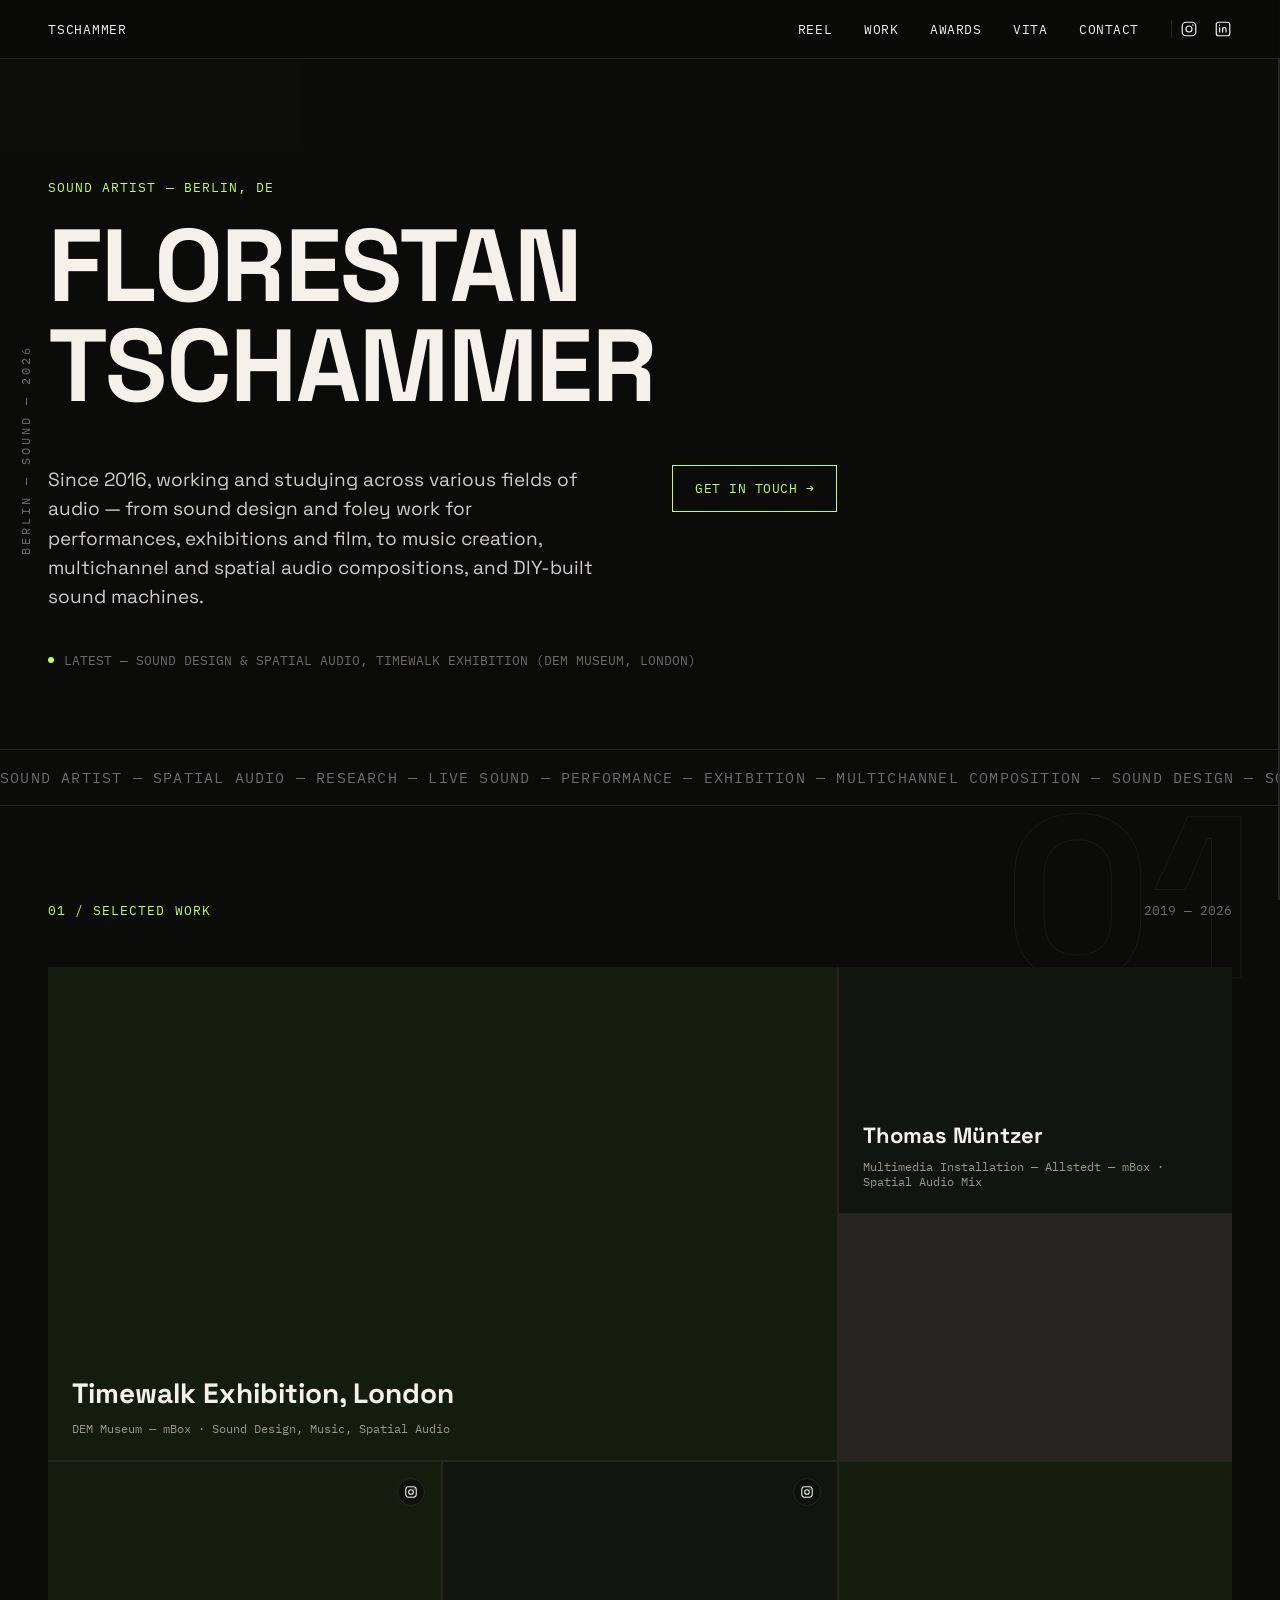
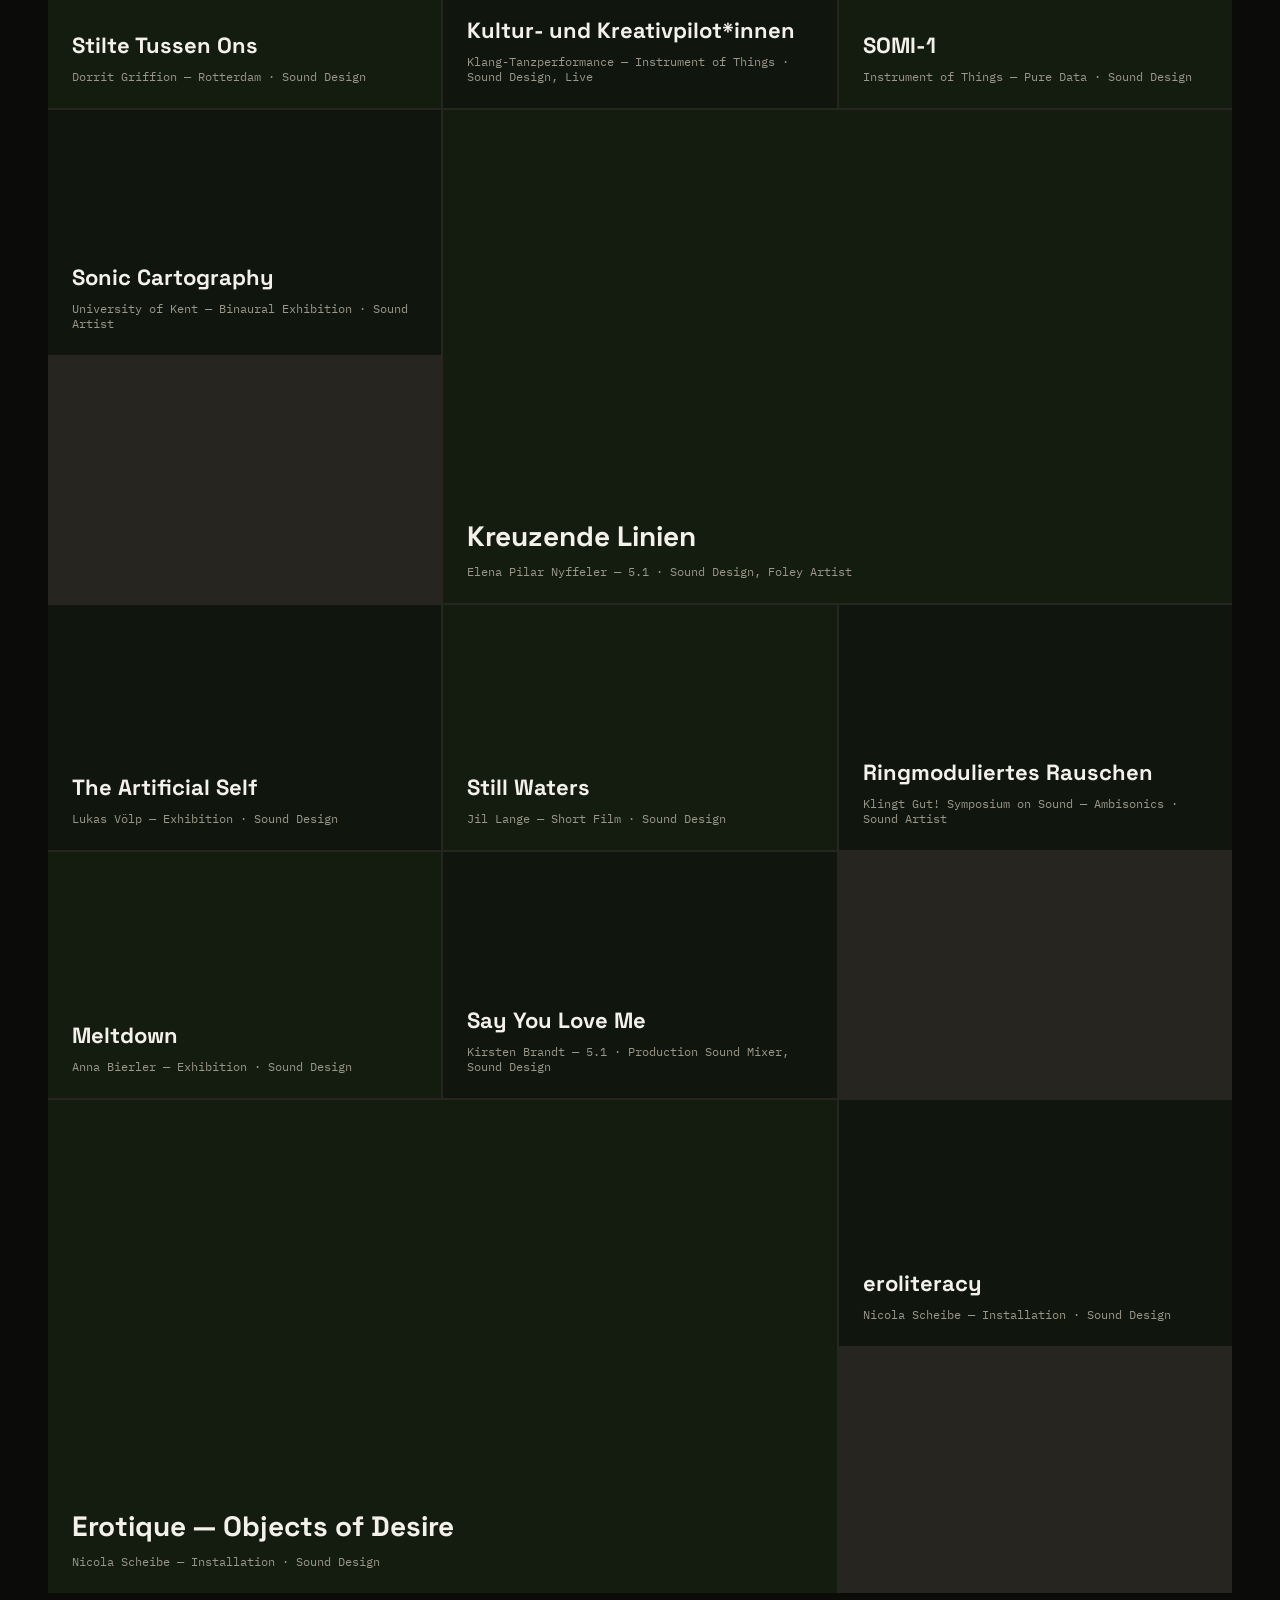
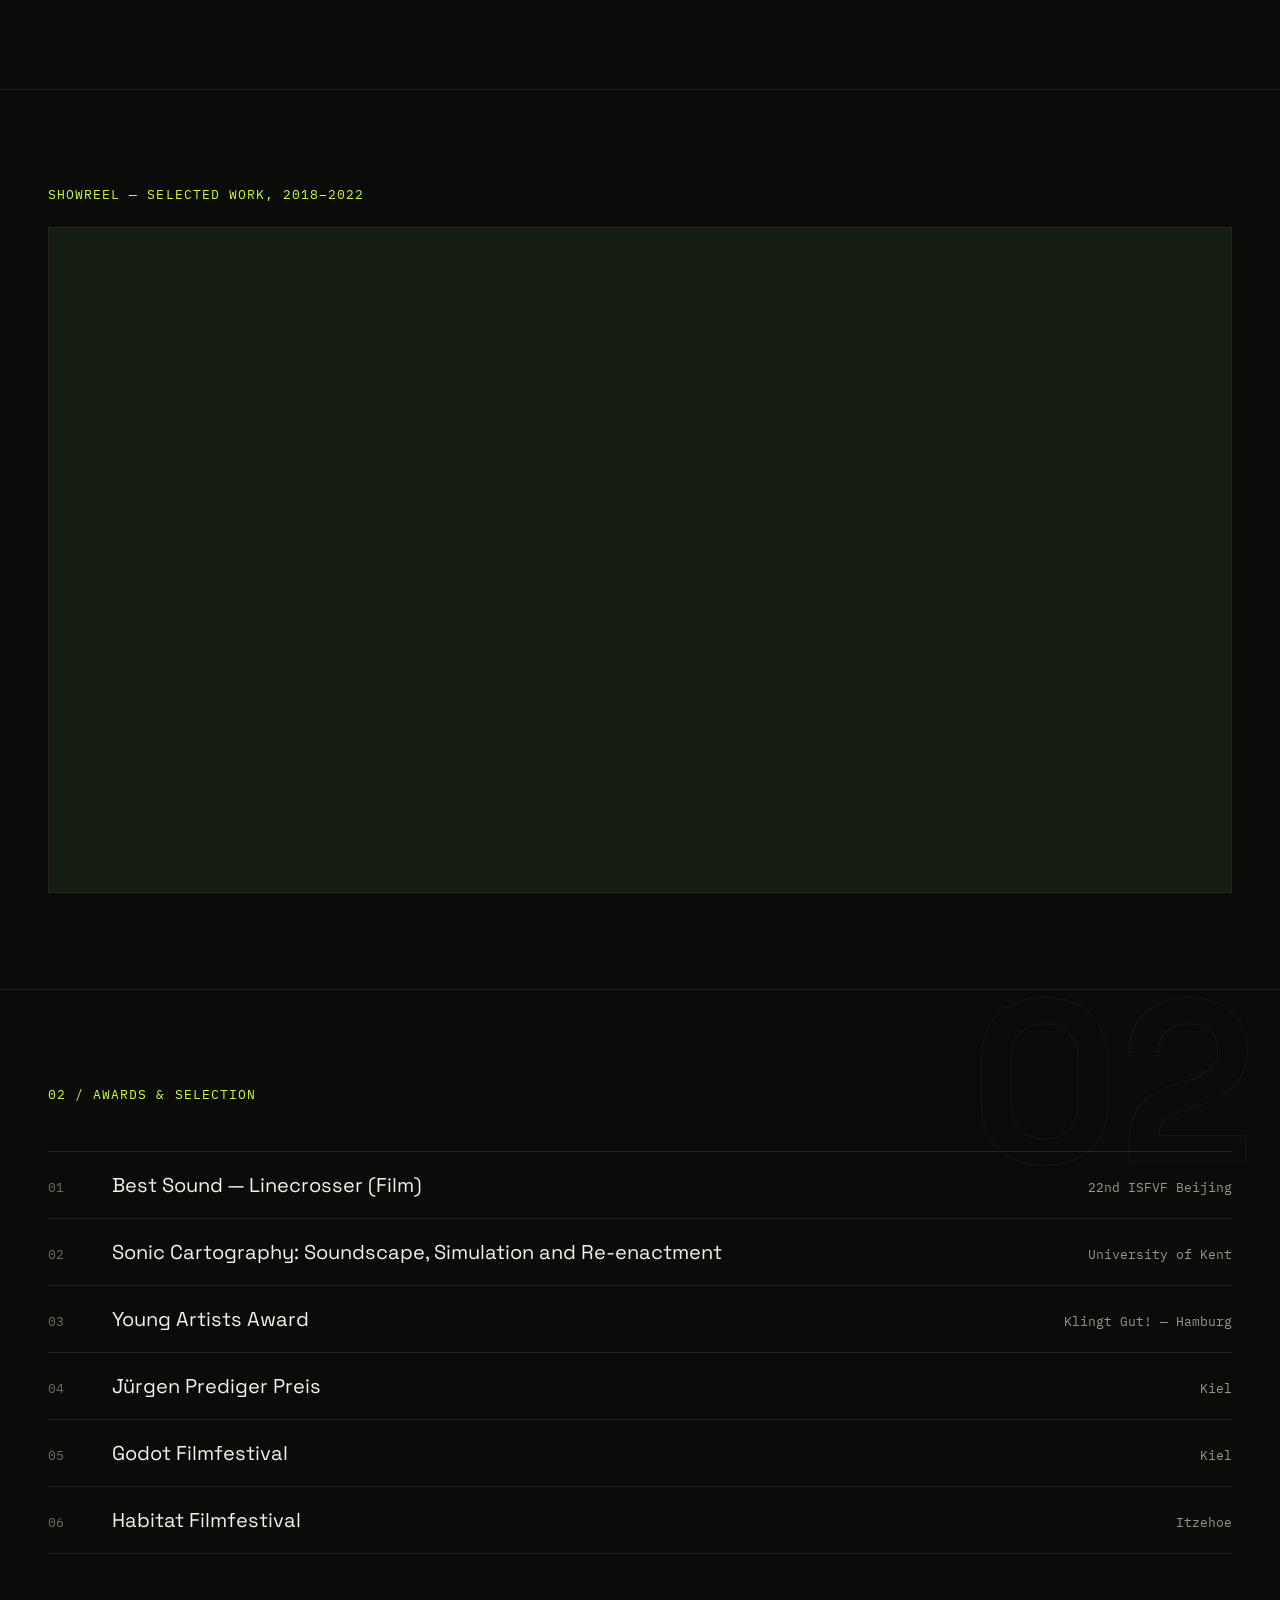
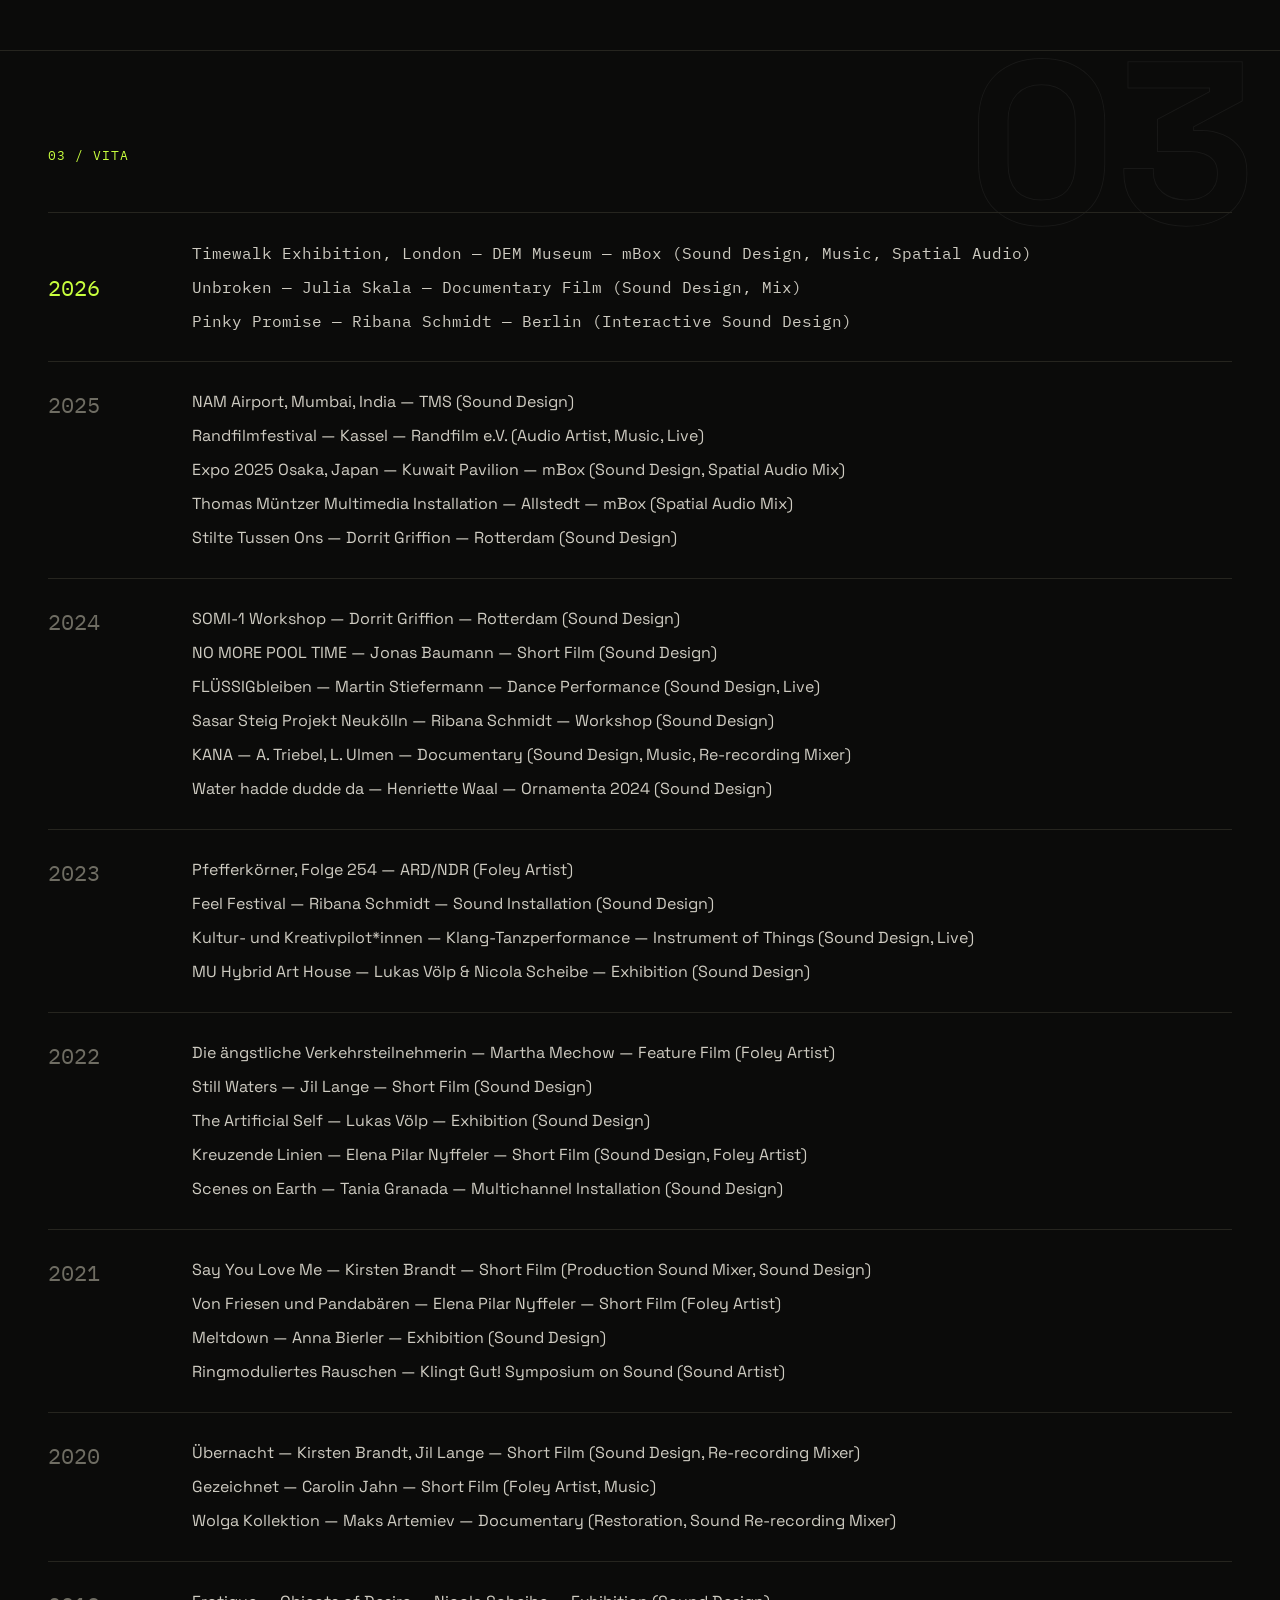
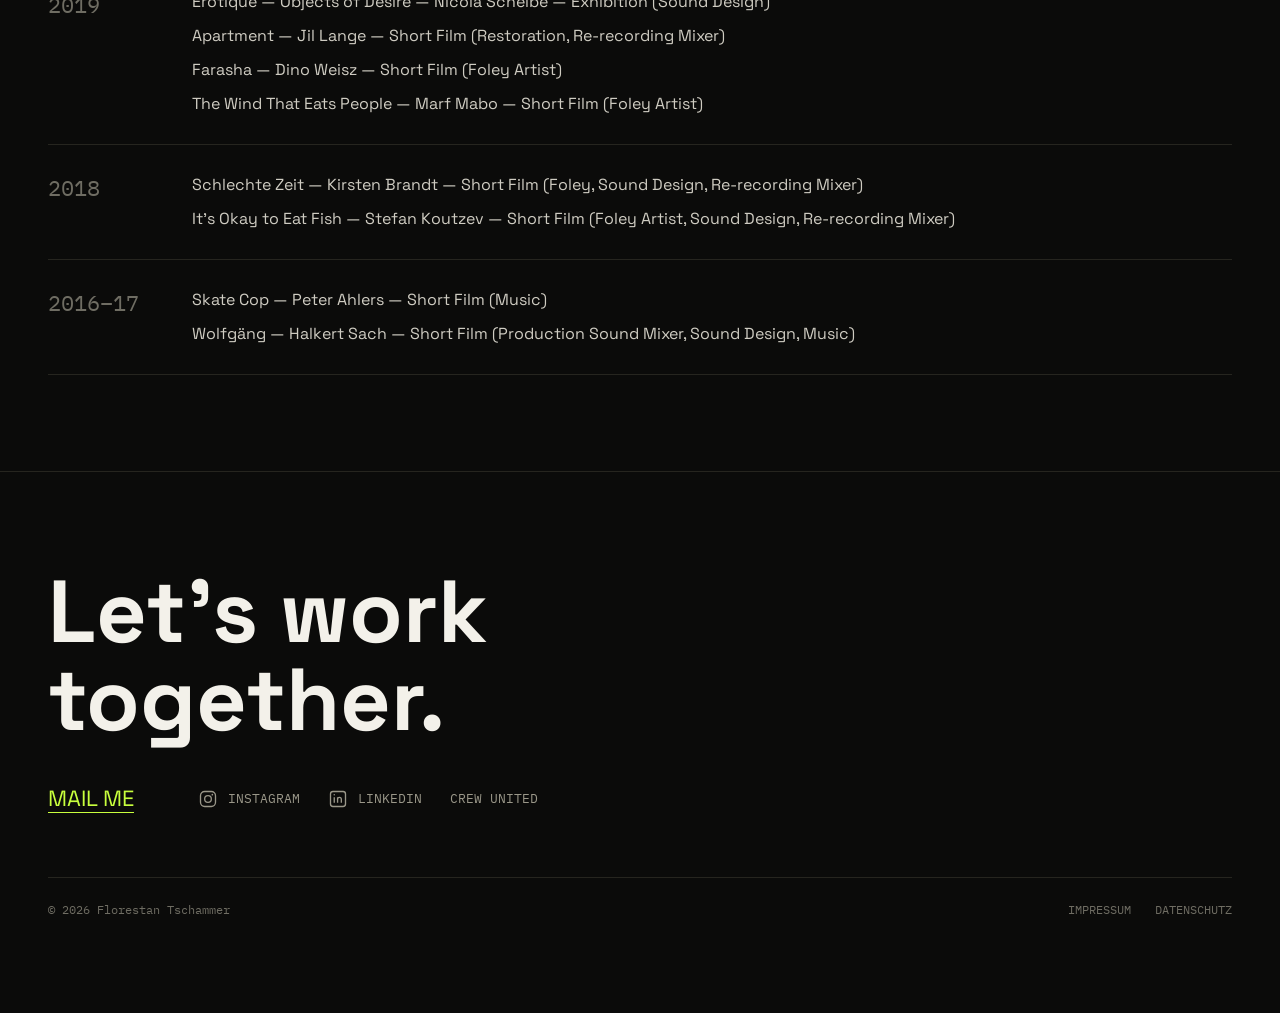
<file: index.html>
<!doctype html>
<html lang="en">
<head>
<meta charset="utf-8">
<meta name="viewport" content="width=device-width, initial-scale=1">
<title>Florestan Tschammer — Sound Artist, Berlin</title>
<meta name="description" content="Florestan Tschammer is a sound artist based in Berlin working across sound design, foley, spatial audio and live performance.">
<link rel="preconnect" href="https://fonts.googleapis.com">
<link href="https://fonts.googleapis.com/css2?family=Space+Grotesk:wght@400;500;700&family=IBM+Plex+Mono:wght@400;500&display=swap" rel="stylesheet">
<link rel="stylesheet" href="style.css">
</head>
<body>

<svg class="grain" xmlns="http://www.w3.org/2000/svg">
  <filter id="n"><feTurbulence type="fractalNoise" baseFrequency="0.9" numOctaves="2" stitchTiles="stitch"/></filter>
  <rect width="100%" height="100%" filter="url(#n)"/>
</svg>

<div class="spine"><span>BERLIN — SOUND — 2026</span></div>
<div class="progress"><div class="progress-fill" id="progressFill"></div></div>

<nav class="nav">
  <div class="nav-name">TSCHAMMER</div>
  <div class="nav-links">
    <a href="#reel">REEL</a>
    <a href="#work">WORK</a>
    <a href="#awards">AWARDS</a>
    <a href="#vita">VITA</a>
    <a href="#contact">CONTACT</a>
    <div class="nav-socials">
      <a href="https://www.instagram.com/flor.est.an/" aria-label="Instagram" target="_blank" rel="noopener">
        <svg width="18" height="18" viewBox="0 0 24 24" fill="none" stroke="currentColor" stroke-width="1.6"><rect x="3" y="3" width="18" height="18" rx="5"/><circle cx="12" cy="12" r="4"/><circle cx="17.2" cy="6.8" r="1" fill="currentColor" stroke="none"/></svg>
      </a>
      <a href="https://www.linkedin.com/in/vtschammer/" aria-label="LinkedIn" target="_blank" rel="noopener">
        <svg width="18" height="18" viewBox="0 0 24 24" fill="none" stroke="currentColor" stroke-width="1.6"><rect x="3" y="3" width="18" height="18" rx="3"/><line x1="7.5" y1="10" x2="7.5" y2="16.5"/><circle cx="7.5" cy="7" r="0.9" fill="currentColor" stroke="none"/><path d="M11.5 16.5V10M11.5 12.5c0-1.4 1-2.5 2.3-2.5s2.2 1 2.2 2.5v4"/></svg>
      </a>
    </div>
  </div>
</nav>

<header class="hero">
  <div class="eyebrow">SOUND ARTIST — BERLIN, DE</div>
  <h1>FLORESTAN<br>TSCHAMMER</h1>
  <div class="hero-row">
    <p>Since 2016, working and studying across various fields of audio — from sound design and foley work for performances, exhibitions and film, to music creation, multichannel and spatial audio compositions, and DIY-built sound machines.</p>
    <a href="#contact" class="btn">GET IN TOUCH →</a>
  </div>
  <div class="latest">
    <span class="dot"></span>
    LATEST — SOUND DESIGN &amp; SPATIAL AUDIO, TIMEWALK EXHIBITION (DEM MUSEUM, LONDON)
  </div>
</header>

<div class="marquee-wrap">
  <div class="marquee">
    <span>SOUND ARTIST — SPATIAL AUDIO — RESEARCH — LIVE SOUND — PERFORMANCE — EXHIBITION — MULTICHANNEL COMPOSITION — SOUND DESIGN — SOUND ARTIST — SPATIAL AUDIO — RESEARCH — LIVE SOUND — PERFORMANCE — EXHIBITION — MULTICHANNEL COMPOSITION — SOUND DESIGN —</span>
    <span>SOUND ARTIST — SPATIAL AUDIO — RESEARCH — LIVE SOUND — PERFORMANCE — EXHIBITION — MULTICHANNEL COMPOSITION — SOUND DESIGN — SOUND ARTIST — SPATIAL AUDIO — RESEARCH — LIVE SOUND — PERFORMANCE — EXHIBITION — MULTICHANNEL COMPOSITION — SOUND DESIGN —</span>
  </div>
</div>

<section id="work">
  <div class="watermark">01</div>
  <div class="reveal">
  <div class="section-head">
    <div class="eyebrow">01 / SELECTED WORK</div>
    <div class="mono" style="font-size:13px; color: var(--dim);">2019 — 2026</div>
  </div>
  <div class="work-grid">

    <a class="work-tile wide" href="https://timewalkexhibition.com/london/" target="_blank" rel="noopener">
      <img src="bilder/timewalk-exhibition.jpg" alt="Timewalk Exhibition, London — DEM Museum">
      <div class="wt-title">Timewalk Exhibition, London</div>
      <div class="wt-sub">DEM Museum — mBox · Sound Design, Music, Spatial Audio</div>
    </a>

    <a class="work-tile alt" href="https://www.kulturstiftung-st.de/presse/aktuelles/artikel/immersives-erlebnis-und-ausstellung-sein-und-schein-thomas-muentzer-auf-schloss-allstedt/" target="_blank" rel="noopener">
      <img src="bilder/thomas-muentzer.png" alt="Thomas Müntzer Multimedia Installation — Allstedt">
      <div class="wt-title">Thomas Müntzer</div>
      <div class="wt-sub">Multimedia Installation — Allstedt — mBox · Spatial Audio Mix</div>
    </a>

    <a class="work-tile" href="https://www.instagram.com/p/DGab7CrMV3U/" target="_blank" rel="noopener">
      <span class="platform-badge" aria-label="View on Instagram">
        <svg width="14" height="14" viewBox="0 0 24 24" fill="none" stroke="currentColor" stroke-width="1.8"><rect x="3" y="3" width="18" height="18" rx="5"/><circle cx="12" cy="12" r="4"/><circle cx="17.2" cy="6.8" r="1" fill="currentColor" stroke="none"/></svg>
      </span>
      <img src="bilder/stilte-tussen-ons.png" alt="Stilte Tussen Ons — Dorrit Griffion">
      <div class="wt-title">Stilte Tussen Ons</div>
      <div class="wt-sub">Dorrit Griffion — Rotterdam · Sound Design</div>
    </a>

    <a class="work-tile alt" href="https://www.instagram.com/p/Cy3jNJhN79V/" target="_blank" rel="noopener">
      <span class="platform-badge" aria-label="View on Instagram">
        <svg width="14" height="14" viewBox="0 0 24 24" fill="none" stroke="currentColor" stroke-width="1.8"><rect x="3" y="3" width="18" height="18" rx="5"/><circle cx="12" cy="12" r="4"/><circle cx="17.2" cy="6.8" r="1" fill="currentColor" stroke="none"/></svg>
      </span>
      <img src="bilder/kultur-kreativpiloten.png" alt="Kultur- und Kreativpilot*innen — Klang-Tanzperformance">
      <div class="wt-title">Kultur- und Kreativpilot*innen</div>
      <div class="wt-sub">Klang-Tanzperformance — Instrument of Things · Sound Design, Live</div>
    </a>

    <a class="work-tile" href="https://instrumentsofthings.com/" target="_blank" rel="noopener">
      <img src="bilder/somi-1.jpg" alt="SOMI-1 — Instrument of Things">
      <div class="wt-title">SOMI-1</div>
      <div class="wt-sub">Instrument of Things — Pure Data · Sound Design</div>
    </a>

    <a class="work-tile alt" href="https://research.kent.ac.uk/sonic-palimpsest/sc2022/" target="_blank" rel="noopener">
      <img src="bilder/sonic-cartography.jpg" alt="Sonic Cartography — University of Kent">
      <div class="wt-title">Sonic Cartography</div>
      <div class="wt-sub">University of Kent — Binaural Exhibition · Sound Artist</div>
    </a>

    <a class="work-tile wide" href="https://www.crew-united.com/de/Kreuzende-Linien__305186.html" target="_blank" rel="noopener">
      <img src="bilder/kreuzende-linien.png" alt="Kreuzende Linien — Elena Pilar Nyffeler">
      <div class="wt-title">Kreuzende Linien</div>
      <div class="wt-sub">Elena Pilar Nyffeler — 5.1 · Sound Design, Foley Artist</div>
    </a>

    <a class="work-tile alt" href="https://lukasvoelp.myportfolio.com/the-artificial-self" target="_blank" rel="noopener">
      <img src="bilder/the-artificial-self.jpg" alt="The Artificial Self — Lukas Völp">
      <div class="wt-title">The Artificial Self</div>
      <div class="wt-sub">Lukas Völp — Exhibition · Sound Design</div>
    </a>

    <a class="work-tile" href="https://doclisboa.org/2024/en/filmes/still-waters/" target="_blank" rel="noopener">
      <img src="bilder/still-waters.jpg" alt="Still Waters — Jil Lange">
      <div class="wt-title">Still Waters</div>
      <div class="wt-sub">Jil Lange — Short Film · Sound Design</div>
    </a>

    <a class="work-tile alt" href="https://youtu.be/LW5h3E0RjPw" target="_blank" rel="noopener">
      <img src="bilder/ringmoduliertes-rauschen.jpg" alt="Ringmoduliertes Rauschen — Klingt Gut!">
      <div class="wt-title">Ringmoduliertes Rauschen</div>
      <div class="wt-sub">Klingt Gut! Symposium on Sound — Ambisonics · Sound Artist</div>
    </a>

    <a class="work-tile" href="https://annabierler.com/" target="_blank" rel="noopener">
      <img src="bilder/meltdown.jpg" alt="Meltdown — Anna Bierler">
      <div class="wt-title">Meltdown</div>
      <div class="wt-sub">Anna Bierler — Exhibition · Sound Design</div>
    </a>

    <a class="work-tile alt" href="https://www.imdb.com/de/title/tt15294232/" target="_blank" rel="noopener">
      <img src="bilder/say-you-love-me.jpg" alt="Say You Love Me — Kirsten Brandt">
      <div class="wt-title">Say You Love Me</div>
      <div class="wt-sub">Kirsten Brandt — 5.1 · Production Sound Mixer, Sound Design</div>
    </a>

    <a class="work-tile wide" href="https://www.pengland.de/event/erotique-objects-of-desire/" target="_blank" rel="noopener">
      <img src="bilder/erotique.jpg" alt="Erotique — Objects of Desire — Nicola Scheibe">
      <div class="wt-title">Erotique — Objects of Desire</div>
      <div class="wt-sub">Nicola Scheibe — Installation · Sound Design</div>
    </a>

    <a class="work-tile alt" href="https://nikadelaloncha.myportfolio.com/eroliteracy" target="_blank" rel="noopener">
      <img src="bilder/eroliteracy.png" alt="eroliteracy — Nicola Scheibe">
      <div class="wt-title">eroliteracy</div>
      <div class="wt-sub">Nicola Scheibe — Installation · Sound Design</div>
    </a>

  </div>
  </div>
</section>

<section class="reel" id="reel">
  <div class="eyebrow" style="margin-bottom:24px;">SHOWREEL — SELECTED WORK, 2018–2022</div>
  <div class="reel-inner">
    <iframe src="https://player.vimeo.com/video/992867507?title=0&byline=0&portrait=0&color=c8ff3d" width="100%" height="100%" frameborder="0" allow="autoplay; fullscreen; picture-in-picture" allowfullscreen title="Showreel — Florestan Tschammer"></iframe>
  </div>
</section>

<section id="awards">
  <div class="watermark">02</div>
  <div class="reveal">
  <div class="eyebrow" style="margin-bottom:48px;">02 / AWARDS &amp; SELECTION</div>
  <div>
    <div class="list-row">
      <div class="list-idx">01</div>
      <div class="list-title">Best Sound — Linecrosser (Film)</div>
      <div class="list-meta">22nd ISFVF Beijing</div>
    </div>
    <div class="list-row">
      <div class="list-idx">02</div>
      <div class="list-title">Sonic Cartography: Soundscape, Simulation and Re-enactment</div>
      <div class="list-meta">University of Kent</div>
    </div>
    <div class="list-row">
      <div class="list-idx">03</div>
      <div class="list-title">Young Artists Award</div>
      <div class="list-meta">Klingt Gut! — Hamburg</div>
    </div>
    <div class="list-row">
      <div class="list-idx">04</div>
      <div class="list-title">Jürgen Prediger Preis</div>
      <div class="list-meta">Kiel</div>
    </div>
    <div class="list-row">
      <div class="list-idx">05</div>
      <div class="list-title">Godot Filmfestival</div>
      <div class="list-meta">Kiel</div>
    </div>
    <div class="list-row">
      <div class="list-idx">06</div>
      <div class="list-title">Habitat Filmfestival</div>
      <div class="list-meta">Itzehoe</div>
    </div>
  </div>
  </div>
</section>

<section id="vita">
  <div class="watermark">03</div>
  <div class="reveal">
  <div class="eyebrow" style="margin-bottom:48px;">03 / VITA</div>
  <div>

    <div class="vita-row latest">
      <div class="vita-year">2026</div>
      <div class="vita-entries">
        <div>Timewalk Exhibition, London — DEM Museum — mBox (Sound Design, Music, Spatial Audio)</div>
        <div>Unbroken — Julia Skala — Documentary Film (Sound Design, Mix)</div>
        <div>Pinky Promise — Ribana Schmidt — Berlin (Interactive Sound Design)</div>
      </div>
    </div>

    <div class="vita-row">
      <div class="vita-year">2025</div>
      <div class="vita-entries">
        <div>NAM Airport, Mumbai, India — TMS (Sound Design)</div>
        <div>Randfilmfestival — Kassel — Randfilm e.V. (Audio Artist, Music, Live)</div>
        <div>Expo 2025 Osaka, Japan — Kuwait Pavilion — mBox (Sound Design, Spatial Audio Mix)</div>
        <div>Thomas Müntzer Multimedia Installation — Allstedt — mBox (Spatial Audio Mix)</div>
        <div>Stilte Tussen Ons — Dorrit Griffion — Rotterdam (Sound Design)</div>
      </div>
    </div>

    <div class="vita-row">
      <div class="vita-year">2024</div>
      <div class="vita-entries">
        <div>SOMI-1 Workshop — Dorrit Griffion — Rotterdam (Sound Design)</div>
        <div>NO MORE POOL TIME — Jonas Baumann — Short Film (Sound Design)</div>
        <div>FLÜSSIGbleiben — Martin Stiefermann — Dance Performance (Sound Design, Live)</div>
        <div>Sasar Steig Projekt Neukölln — Ribana Schmidt — Workshop (Sound Design)</div>
        <div>KANA — A. Triebel, L. Ulmen — Documentary (Sound Design, Music, Re-recording Mixer)</div>
        <div>Water hadde dudde da — Henriette Waal — Ornamenta 2024 (Sound Design)</div>
      </div>
    </div>

    <div class="vita-row">
      <div class="vita-year">2023</div>
      <div class="vita-entries">
        <div>Pfefferkörner, Folge 254 — ARD/NDR (Foley Artist)</div>
        <div>Feel Festival — Ribana Schmidt — Sound Installation (Sound Design)</div>
        <div>Kultur- und Kreativpilot*innen — Klang-Tanzperformance — Instrument of Things (Sound Design, Live)</div>
        <div>MU Hybrid Art House — Lukas Völp &amp; Nicola Scheibe — Exhibition (Sound Design)</div>
      </div>
    </div>

    <div class="vita-row">
      <div class="vita-year">2022</div>
      <div class="vita-entries">
        <div>Die ängstliche Verkehrsteilnehmerin — Martha Mechow — Feature Film (Foley Artist)</div>
        <div>Still Waters — Jil Lange — Short Film (Sound Design)</div>
        <div>The Artificial Self — Lukas Völp — Exhibition (Sound Design)</div>
        <div>Kreuzende Linien — Elena Pilar Nyffeler — Short Film (Sound Design, Foley Artist)</div>
        <div>Scenes on Earth — Tania Granada — Multichannel Installation (Sound Design)</div>
      </div>
    </div>

    <div class="vita-row">
      <div class="vita-year">2021</div>
      <div class="vita-entries">
        <div>Say You Love Me — Kirsten Brandt — Short Film (Production Sound Mixer, Sound Design)</div>
        <div>Von Friesen und Pandabären — Elena Pilar Nyffeler — Short Film (Foley Artist)</div>
        <div>Meltdown — Anna Bierler — Exhibition (Sound Design)</div>
        <div>Ringmoduliertes Rauschen — Klingt Gut! Symposium on Sound (Sound Artist)</div>
      </div>
    </div>

    <div class="vita-row">
      <div class="vita-year">2020</div>
      <div class="vita-entries">
        <div>Übernacht — Kirsten Brandt, Jil Lange — Short Film (Sound Design, Re-recording Mixer)</div>
        <div>Gezeichnet — Carolin Jahn — Short Film (Foley Artist, Music)</div>
        <div>Wolga Kollektion — Maks Artemiev — Documentary (Restoration, Sound Re-recording Mixer)</div>
      </div>
    </div>

    <div class="vita-row">
      <div class="vita-year">2019</div>
      <div class="vita-entries">
        <div>Erotique — Objects of Desire — Nicola Scheibe — Exhibition (Sound Design)</div>
        <div>Apartment — Jil Lange — Short Film (Restoration, Re-recording Mixer)</div>
        <div>Farasha — Dino Weisz — Short Film (Foley Artist)</div>
        <div>The Wind That Eats People — Marf Mabo — Short Film (Foley Artist)</div>
      </div>
    </div>

    <div class="vita-row">
      <div class="vita-year">2018</div>
      <div class="vita-entries">
        <div>Schlechte Zeit — Kirsten Brandt — Short Film (Foley, Sound Design, Re-recording Mixer)</div>
        <div>It's Okay to Eat Fish — Stefan Koutzev — Short Film (Foley Artist, Sound Design, Re-recording Mixer)</div>
      </div>
    </div>

    <div class="vita-row">
      <div class="vita-year">2016–17</div>
      <div class="vita-entries">
        <div>Skate Cop — Peter Ahlers — Short Film (Music)</div>
        <div>Wolfgäng — Halkert Sach — Short Film (Production Sound Mixer, Sound Design, Music)</div>
      </div>
    </div>

  </div>
  </div>
</section>

<section id="contact" class="contact" style="border-bottom: none;">
  <h2>Let's work<br>together.</h2>
  <div class="contact-row">
    <a href="mailto:flo.v.tschammer@gmail.com" class="contact-email">MAIL ME</a>
    <div class="socials">
      <a href="https://www.instagram.com/flor.est.an/" target="_blank" rel="noopener">
        <svg width="20" height="20" viewBox="0 0 24 24" fill="none" stroke="currentColor" stroke-width="1.6"><rect x="3" y="3" width="18" height="18" rx="5"/><circle cx="12" cy="12" r="4"/><circle cx="17.2" cy="6.8" r="1" fill="currentColor" stroke="none"/></svg>
        INSTAGRAM
      </a>
      <a href="https://www.linkedin.com/in/vtschammer/" target="_blank" rel="noopener">
        <svg width="20" height="20" viewBox="0 0 24 24" fill="none" stroke="currentColor" stroke-width="1.6"><rect x="3" y="3" width="18" height="18" rx="3"/><line x1="7.5" y1="10" x2="7.5" y2="16.5"/><circle cx="7.5" cy="7" r="0.9" fill="currentColor" stroke="none"/><path d="M11.5 16.5V10M11.5 12.5c0-1.4 1-2.5 2.3-2.5s2.2 1 2.2 2.5v4"/></svg>
        LINKEDIN
      </a>
      <a href="https://www.crew-united.com/en/Florestan-von-Tschammer_557426.html" target="_blank" rel="noopener">CREW UNITED</a>
    </div>
  </div>
  <div class="footer-bar">
    <div>© 2026 Florestan Tschammer</div>
    <div class="footer-links">
      <a href="impressum.html">IMPRESSUM</a>
      <a href="datenschutz.html">DATENSCHUTZ</a>
    </div>
  </div>
</section>

<script>
  var revealEls = document.querySelectorAll('.reveal');
  var io = new IntersectionObserver(function(entries) {
    entries.forEach(function(e) { if (e.isIntersecting) e.target.classList.add('in'); });
  }, { threshold: 0.15 });
  revealEls.forEach(function(el) { io.observe(el); });

  var fill = document.getElementById('progressFill');
  function onScroll() {
    var h = document.documentElement;
    var scrolled = h.scrollTop / (h.scrollHeight - h.clientHeight) * 100;
    fill.style.height = scrolled + '%';
  }
  document.addEventListener('scroll', onScroll);
</script>

</body>
</html>
</file>
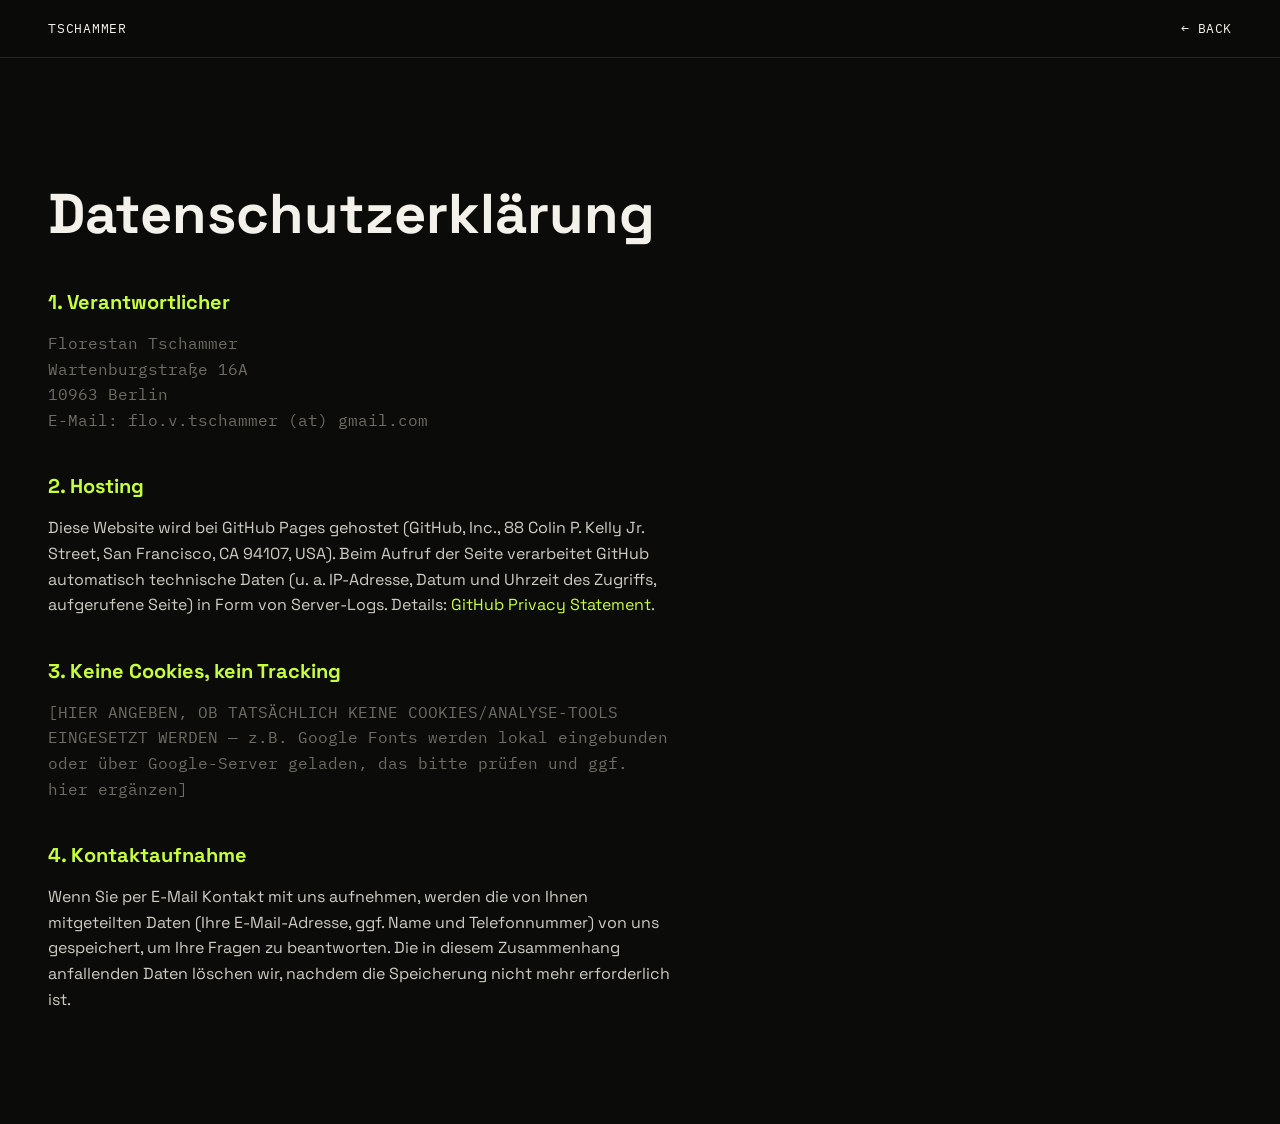
<file: datenschutz.html>
<!doctype html>
<html lang="de">
<head>
<meta charset="utf-8">
<meta name="viewport" content="width=device-width, initial-scale=1">
<title>Datenschutzerklärung — Florestan Tschammer</title>
<link rel="preconnect" href="https://fonts.googleapis.com">
<link href="https://fonts.googleapis.com/css2?family=Space+Grotesk:wght@400;500;700&family=IBM+Plex+Mono:wght@400;500&display=swap" rel="stylesheet">
<link rel="stylesheet" href="style.css">
</head>
<body>

<nav class="nav">
  <div class="nav-name"><a href="index.html">TSCHAMMER</a></div>
  <div class="nav-links">
    <a href="index.html">← BACK</a>
  </div>
</nav>

<main class="legal">
  <h1>Datenschutzerklärung</h1>

  <h2>1. Verantwortlicher</h2>
  <p class="placeholder">
    Florestan Tschammer<br>
    Wartenburgstraße 16A<br>
    10963 Berlin<br>
    E-Mail: flo.v.tschammer (at) gmail.com
</p>

  <h2>2. Hosting</h2>
  <p>Diese Website wird bei GitHub Pages gehostet (GitHub, Inc., 88 Colin P. Kelly Jr. Street, San Francisco, CA 94107, USA). Beim Aufruf der Seite verarbeitet GitHub automatisch technische Daten (u.&nbsp;a. IP-Adresse, Datum und Uhrzeit des Zugriffs, aufgerufene Seite) in Form von Server-Logs. Details: <a href="https://docs.github.com/en/site-policy/privacy-policies/github-general-privacy-statement" target="_blank" rel="noopener" style="color: var(--accent);">GitHub Privacy Statement</a>.</p>

  <h2>3. Keine Cookies, kein Tracking</h2>
  <p class="placeholder">[HIER ANGEBEN, OB TATSÄCHLICH KEINE COOKIES/ANALYSE-TOOLS EINGESETZT WERDEN — z.B. Google Fonts werden lokal eingebunden oder über Google-Server geladen, das bitte prüfen und ggf. hier ergänzen]</p>

  <h2>4. Kontaktaufnahme</h2>
  <p>Wenn Sie per E-Mail Kontakt mit uns aufnehmen, werden die von Ihnen mitgeteilten Daten (Ihre E-Mail-Adresse, ggf. Name und Telefonnummer) von uns gespeichert, um Ihre Fragen zu beantworten. Die in diesem Zusammenhang anfallenden Daten löschen wir, nachdem die Speicherung nicht mehr erforderlich ist.</p>


</main>

</body>
</html>
</file>
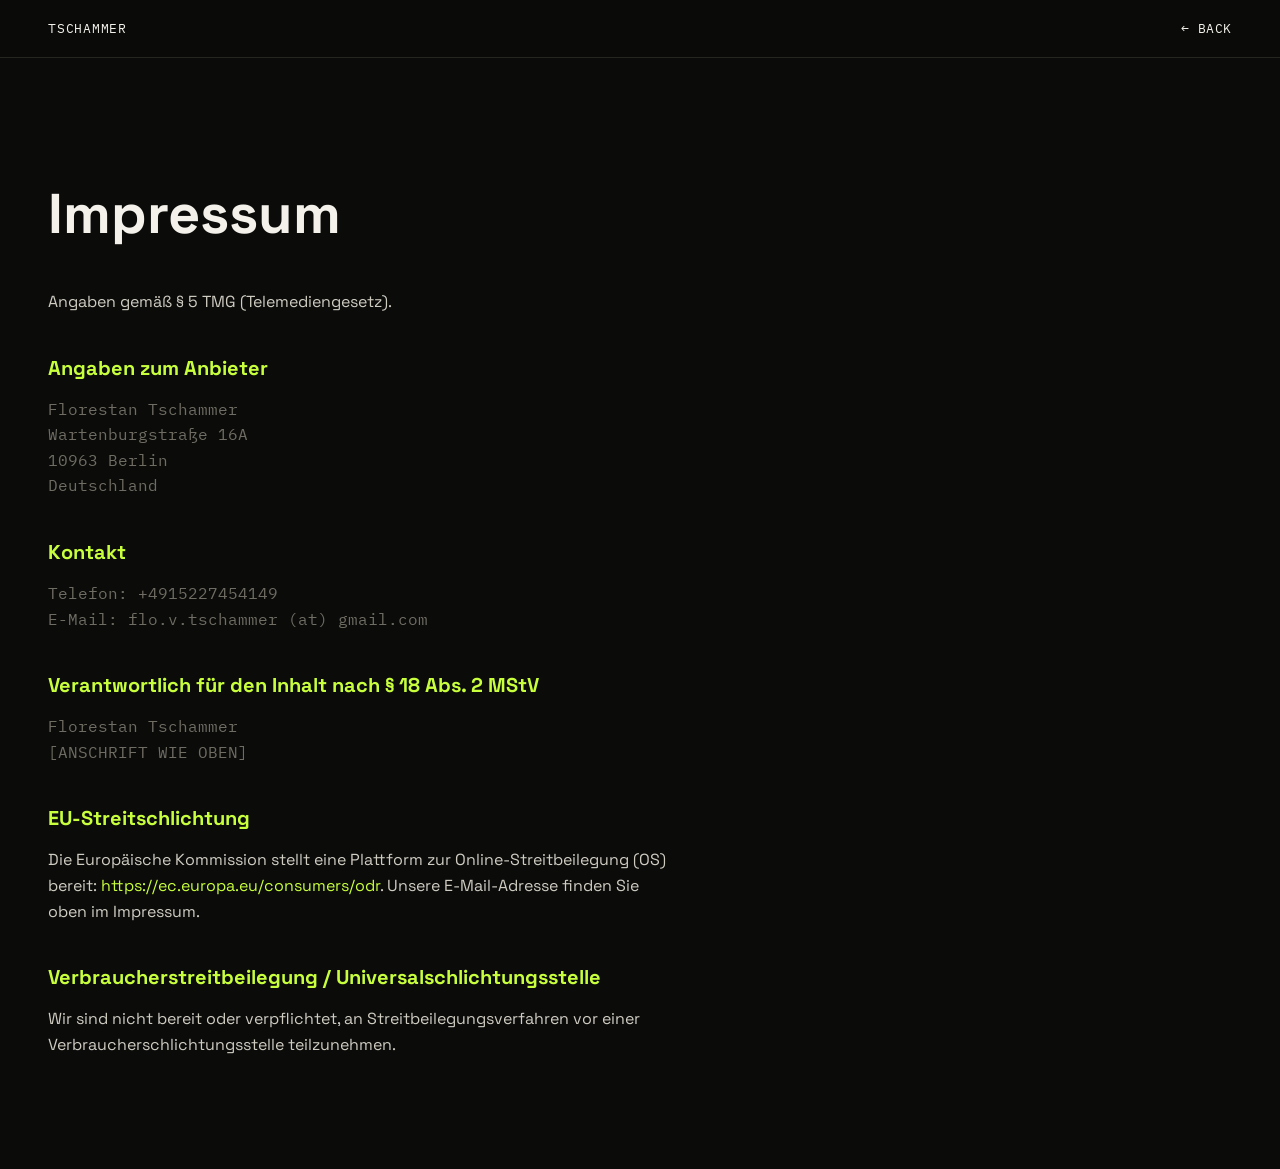
<file: impressum.html>
<!doctype html>
<html lang="de">
<head>
<meta charset="utf-8">
<meta name="viewport" content="width=device-width, initial-scale=1">
<title>Impressum — Florestan Tschammer</title>
<link rel="preconnect" href="https://fonts.googleapis.com">
<link href="https://fonts.googleapis.com/css2?family=Space+Grotesk:wght@400;500;700&family=IBM+Plex+Mono:wght@400;500&display=swap" rel="stylesheet">
<link rel="stylesheet" href="style.css">
</head>
<body>

<nav class="nav">
  <div class="nav-name"><a href="index.html">TSCHAMMER</a></div>
  <div class="nav-links">
    <a href="index.html">← BACK</a>
  </div>
</nav>

<main class="legal">
  <h1>Impressum</h1>
  <p>Angaben gemäß § 5 TMG (Telemediengesetz).</p>

  <h2>Angaben zum Anbieter</h2>
  <p class="placeholder">
    Florestan Tschammer<br>
    Wartenburgstraße 16A<br>
    10963 Berlin<br>
    Deutschland
  </p>

  <h2>Kontakt</h2>
  <p class="placeholder">
    Telefon: +4915227454149<br>
    E-Mail: flo.v.tschammer (at) gmail.com
  </p>

  <h2>Verantwortlich für den Inhalt nach § 18 Abs. 2 MStV</h2>
  <p class="placeholder">
    Florestan Tschammer<br>
    [ANSCHRIFT WIE OBEN]
  </p>

  <h2>EU-Streitschlichtung</h2>
  <p>Die Europäische Kommission stellt eine Plattform zur Online-Streitbeilegung (OS) bereit: <a href="https://ec.europa.eu/consumers/odr" target="_blank" rel="noopener" style="color: var(--accent);">https://ec.europa.eu/consumers/odr</a>. Unsere E-Mail-Adresse finden Sie oben im Impressum.</p>

  <h2>Verbraucherstreitbeilegung / Universalschlichtungsstelle</h2>
  <p>Wir sind nicht bereit oder verpflichtet, an Streitbeilegungsverfahren vor einer Verbraucherschlichtungsstelle teilzunehmen.</p>
</main>

</body>
</html>
</file>
<file: style.css>
:root {
  --bg: #0b0b0a;
  --bg-alt: #10150d;
  --bg-alt2: #141c10;
  --fg: #f3f1ea;
  --muted: #cfccc2;
  --faint: #9a9789;
  --dim: #6f6d63;
  --border: #26251f;
  --accent: #c8ff3d;
}

* { box-sizing: border-box; }

html {
  scroll-behavior: smooth;
  overflow-x: hidden;
}

body {
  margin: 0;
  background: var(--bg);
  color: var(--fg);
  font-family: 'Space Grotesk', system-ui, sans-serif;
}

a { color: inherit; text-decoration: none; }

.mono {
  font-family: 'IBM Plex Mono', monospace;
}

/* grain overlay */
.grain {
  position: fixed;
  inset: 0;
  z-index: 4;
  pointer-events: none;
  opacity: 0.05;
  mix-blend-mode: overlay;
}

/* nav */
.nav {
  position: static;
  z-index: 10;
  display: flex;
  align-items: center;
  justify-content: space-between;
  flex-wrap: wrap;
  gap: 12px;
  padding: 20px 48px;
  background: rgba(11, 11, 10, 0.88);
  backdrop-filter: blur(6px);
  border-bottom: 1px solid var(--border);
}
.nav-name {
  font-family: 'IBM Plex Mono', monospace;
  font-size: 13px;
  letter-spacing: 0.06em;
}
.nav-links {
  display: flex;
  align-items: center;
  flex-wrap: wrap;
  gap: 32px;
  font-family: 'IBM Plex Mono', monospace;
  font-size: 13px;
  letter-spacing: 0.04em;
}
.nav-links a:hover { color: var(--accent); }
.nav-socials {
  display: flex;
  gap: 16px;
  padding-left: 8px;
  border-left: 1px solid var(--border);
}
.nav-socials svg { display: block; }

/* hero */
.hero {
  padding: 120px 48px 80px;
  border-bottom: 1px solid var(--border);
}
.eyebrow {
  font-family: 'IBM Plex Mono', monospace;
  font-size: 13px;
  letter-spacing: 0.08em;
  color: var(--accent);
}
.hero h1 {
  margin: 20px 0 0;
  font-weight: 700;
  line-height: 0.98;
  font-size: clamp(44px, 8vw, 132px);
  letter-spacing: -0.015em;
}
.hero-row {
  display: flex;
  gap: 64px;
  margin-top: 48px;
  flex-wrap: wrap;
  align-items: flex-start;
}
.hero-row p {
  max-width: 560px;
  font-size: 19px;
  line-height: 1.55;
  color: var(--muted);
  margin: 0;
}
.btn {
  font-family: 'IBM Plex Mono', monospace;
  font-size: 13px;
  letter-spacing: 0.04em;
  padding: 14px 22px;
  border: 1px solid var(--accent);
  color: var(--accent);
  white-space: nowrap;
  display: inline-block;
}
.btn:hover { background: var(--accent); color: var(--bg); }
.latest {
  margin-top: 40px;
  font-family: 'IBM Plex Mono', monospace;
  font-size: 13px;
  color: var(--dim);
  display: flex;
  align-items: center;
  gap: 10px;
}
.latest .dot {
  width: 6px; height: 6px; border-radius: 50%;
  background: var(--accent);
  display: inline-block;
}

/* showreel */
.reel {
  padding: 96px 48px;
  border-bottom: 1px solid var(--border);
}
.reel-inner {
  position: relative;
  width: 100%;
  aspect-ratio: 16/9;
  background: var(--bg-alt2);
  border: 1px solid var(--border);
}
.reel-inner iframe {
  position: absolute;
  inset: 0;
  width: 100%;
  height: 100%;
}

/* marquee */
.marquee-wrap {
  border-bottom: 1px solid var(--border);
  padding: 18px 0;
  overflow: hidden;
}
.marquee {
  display: flex;
  animation: marq 26s linear infinite;
  font-family: 'IBM Plex Mono', monospace;
  font-size: 15px;
  letter-spacing: 0.08em;
  color: var(--dim);
  white-space: nowrap;
}
.marquee span { padding-right: 40px; }
@keyframes marq {
  from { transform: translateX(0); }
  to { transform: translateX(-50%); }
}

/* section shell */

/* vertical spine label */
.spine {
  position: fixed;
  left: 18px;
  top: 0;
  height: 100vh;
  display: flex;
  align-items: center;
  z-index: 6;
  pointer-events: none;
}
.spine span {
  writing-mode: vertical-rl;
  transform: rotate(180deg);
  font-family: 'IBM Plex Mono', monospace;
  font-size: 12px;
  letter-spacing: 0.25em;
  color: var(--dim);
  white-space: nowrap;
}

/* scroll progress line */
.progress {
  position: fixed;
  right: 0;
  top: 0;
  width: 2px;
  height: 100vh;
  background: var(--border);
  z-index: 6;
}
.progress-fill {
  width: 100%;
  background: var(--accent);
  height: 0%;
  transition: height 0.1s linear;
}

/* giant watermark numeral behind section titles */
.watermark {
  position: absolute;
  top: -0.1em;
  right: 24px;
  font-size: clamp(140px, 18vw, 340px);
  font-weight: 700;
  color: transparent;
  -webkit-text-stroke: 1px rgba(243,241,234,0.06);
  line-height: 1;
  pointer-events: none;
  z-index: 0;
  user-select: none;
}

/* scroll reveal */
.reveal { opacity: 0; transform: translateY(28px); transition: opacity 0.7s ease, transform 0.7s ease; }
.reveal.in { opacity: 1; transform: translateY(0); }

section {
  position: relative;
  padding: 96px 48px;
  border-bottom: 1px solid var(--border);
  overflow: hidden;
}
.section-head {
  display: flex;
  justify-content: space-between;
  align-items: baseline;
  margin-bottom: 48px;
  flex-wrap: wrap;
  gap: 12px;
}

/* work grid */
.work-grid {
  display: grid;
  grid-template-columns: repeat(3, minmax(0, 1fr));
  gap: 2px;
  background: var(--border);
}
.work-tile {
  position: relative;
  aspect-ratio: 16/10;
  background-color: var(--bg-alt2);
  display: flex;
  flex-direction: column;
  justify-content: flex-end;
  padding: 24px;
  overflow: hidden;
}
.work-tile img {
  position: absolute;
  inset: 0;
  z-index: 0;
  width: 100%;
  height: 100%;
  object-fit: cover;
  opacity: 0;
  filter: grayscale(1) contrast(1.05);
  transform: scale(1.05);
  transition: opacity 0.4s ease, filter 0.5s ease, transform 0.6s ease;
}
.work-tile:hover img {
  opacity: 1;
  filter: grayscale(0) contrast(1);
  transform: scale(1);
}
.work-tile::after {
  content: "";
  position: absolute;
  inset: 0;
  z-index: 1;
  background: linear-gradient(to top, rgba(11,11,10,0.9) 0%, rgba(11,11,10,0.15) 55%, transparent 100%);
  opacity: 0;
  transition: opacity 0.4s ease;
}
.work-tile:hover::after { opacity: 1; }
.work-tile .wt-title, .work-tile .wt-sub { position: relative; z-index: 2; }
.wt-title {
  display: inline-block;
  border-bottom: 2px solid transparent;
  transition: border-color 0.3s ease;
  padding-bottom: 2px;
}
.work-tile:hover .wt-title { border-color: var(--accent); }
.platform-badge {
  position: absolute;
  top: 16px;
  right: 16px;
  z-index: 2;
  width: 28px;
  height: 28px;
  border-radius: 50%;
  background: rgba(11,11,10,0.6);
  border: 1px solid var(--border);
  display: flex;
  align-items: center;
  justify-content: center;
  color: var(--fg);
}
.work-tile:hover .platform-badge { color: var(--accent); }
.work-tile.wide { grid-column: span 2; }
.work-tile.alt { background-color: var(--bg-alt); }
.wt-title { font-size: 22px; font-weight: 700; }
.work-tile.wide .wt-title { font-size: 28px; }
.wt-sub {
  font-family: 'IBM Plex Mono', monospace;
  font-size: 12px;
  color: var(--faint);
  margin-top: 6px;
}
@media (max-width: 720px) {
  .work-grid { grid-template-columns: 1fr; }
  .work-tile.wide { grid-column: span 1; }
}

/* awards list */
.list-row {
  display: flex;
  gap: 32px;
  padding: 20px 0;
  border-top: 1px solid var(--border);
  align-items: baseline;
  flex-wrap: wrap;
}
.list-row:last-child { border-bottom: 1px solid var(--border); }
.list-idx {
  font-family: 'IBM Plex Mono', monospace;
  font-size: 13px;
  color: var(--dim);
  width: 32px;
}
.list-title { font-size: 20px; flex-grow: 1; }
.list-meta {
  font-family: 'IBM Plex Mono', monospace;
  font-size: 13px;
  color: var(--faint);
}

/* vita */
.vita-row {
  display: grid;
  grid-template-columns: 120px 1fr;
  gap: 24px;
  padding: 28px 0;
  border-top: 1px solid var(--border);
}
.vita-row:last-child { border-bottom: 1px solid var(--border); }
.vita-year {
  font-family: 'IBM Plex Mono', monospace;
  font-size: 22px;
  color: var(--dim);
}
.vita-row.latest .vita-year { color: var(--accent); }
.vita-entries {
  display: flex;
  flex-direction: column;
  gap: 10px;
  font-size: 16px;
  color: var(--muted);
  line-height: 1.5;
}
@media (max-width: 640px) {
  .vita-row { grid-template-columns: 1fr; gap: 8px; }
}

/* contact / footer */
.contact h2 {
  margin: 0 0 40px;
  font-weight: 700;
  font-size: clamp(40px, 7vw, 88px);
  line-height: 1;
}
.contact-row {
  display: flex;
  gap: 64px;
  flex-wrap: wrap;
  margin-bottom: 64px;
  align-items: center;
}
.contact-email {
  font-size: 22px;
  border-bottom: 1px solid var(--accent);
  color: var(--accent);
}
.socials {
  display: flex;
  gap: 28px;
  font-family: 'IBM Plex Mono', monospace;
  font-size: 13px;
  color: var(--faint);
}
.socials a { display: flex; align-items: center; gap: 10px; }
.socials a:hover { color: var(--fg); }
.footer-bar {
  display: flex;
  justify-content: space-between;
  padding-top: 24px;
  border-top: 1px solid var(--border);
  font-family: 'IBM Plex Mono', monospace;
  font-size: 12px;
  color: var(--dim);
  flex-wrap: wrap;
  gap: 12px;
}
.footer-bar a:hover { color: var(--fg); }
.footer-links { display: flex; gap: 24px; }

/* legal pages */
.legal {
  padding: 120px 48px 96px;
  max-width: 720px;
}
.legal h1 {
  font-size: clamp(32px, 5vw, 56px);
  margin: 0 0 40px;
}
.legal h2 {
  font-size: 20px;
  margin: 40px 0 12px;
  color: var(--accent);
}
.legal p, .legal li {
  font-size: 16px;
  line-height: 1.6;
  color: var(--muted);
}
.legal .placeholder {
  color: var(--dim);
  font-family: 'IBM Plex Mono', monospace;
}

/* mobile: keep nav on (mostly) one line, ease up on the big 48px side padding */
@media (max-width: 680px) {
  .nav {
    padding: 16px 20px;
    gap: 10px;
  }
  .nav-links {
    gap: 16px;
    font-size: 11px;
  }
  .nav-socials {
    gap: 12px;
    padding-left: 6px;
  }
  .hero,
  section,
  .reel,
  .legal,
  .contact {
    padding-left: 20px;
    padding-right: 20px;
  }
}

/* desktop only: pin the nav to the top while scrolling */
@media (min-width: 681px) {
  .nav {
    position: sticky;
    top: 0;
  }
}
</file>
